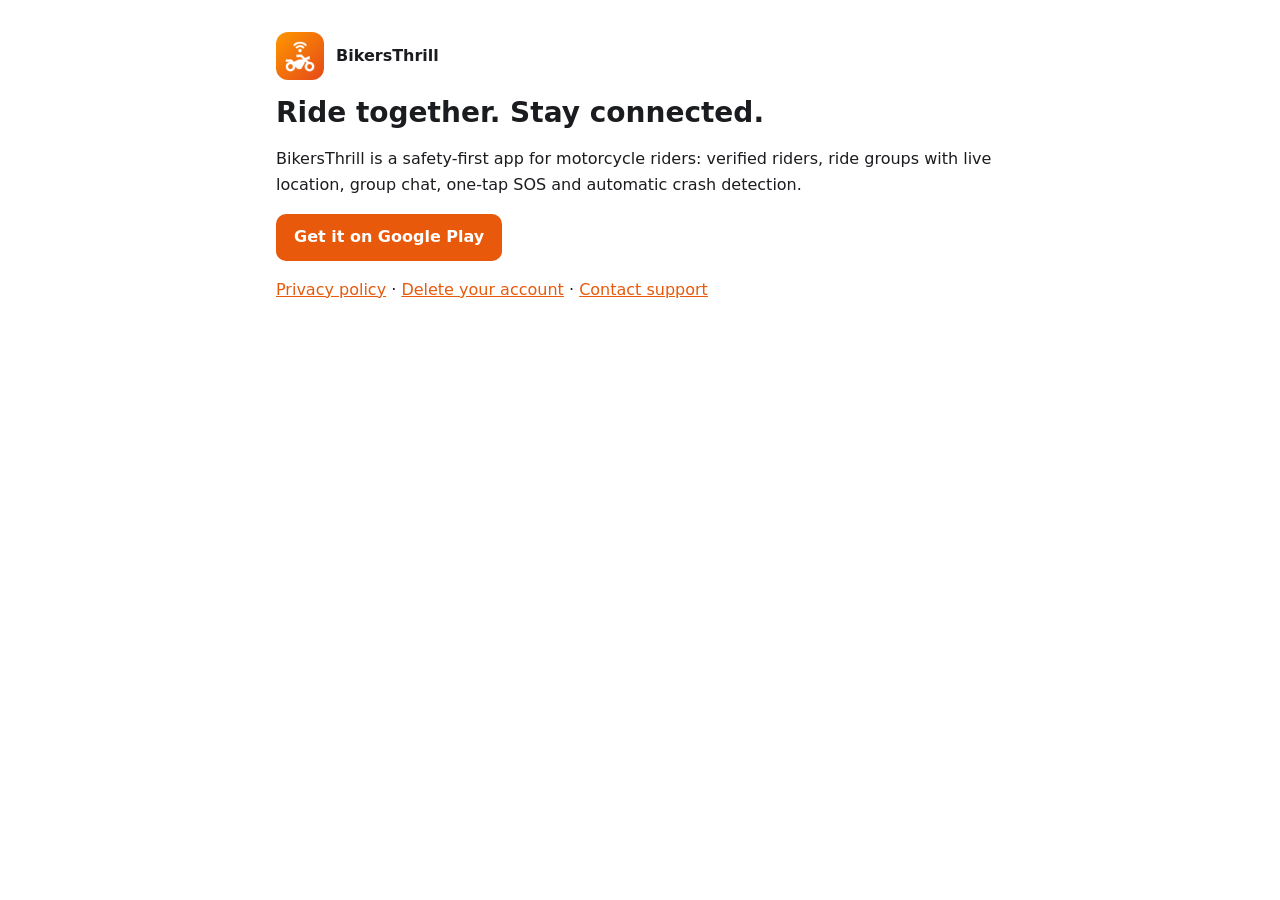
<file: docs/index.html>
<!doctype html><html lang="en"><head><meta charset="utf-8"><meta name="viewport" content="width=device-width,initial-scale=1">
<title>BikersThrill</title><meta name="description" content="BikersThrill – ride together, stay connected. Group rides, live location sharing, SOS and crash detection for bikers."><link rel="stylesheet" href="style.css"><link rel="icon" href="icon.png"></head>
<body><main><header><img src="icon.png" alt=""><strong>BikersThrill</strong></header>
<h1>Ride together. Stay connected.</h1>
<p>BikersThrill is a safety-first app for motorcycle riders: verified riders, ride groups with live location, group chat, one-tap SOS and automatic crash detection.</p>
<p><a class="btn" href="https://play.google.com/store/apps/details?id=com.satya.biker">Get it on Google Play</a></p>
<p><a href="privacy.html">Privacy policy</a> · <a href="delete-account.html">Delete your account</a> · <a href="mailto:support.satyadigital@gmail.com">Contact support</a></p>
</main></body></html>
</file>
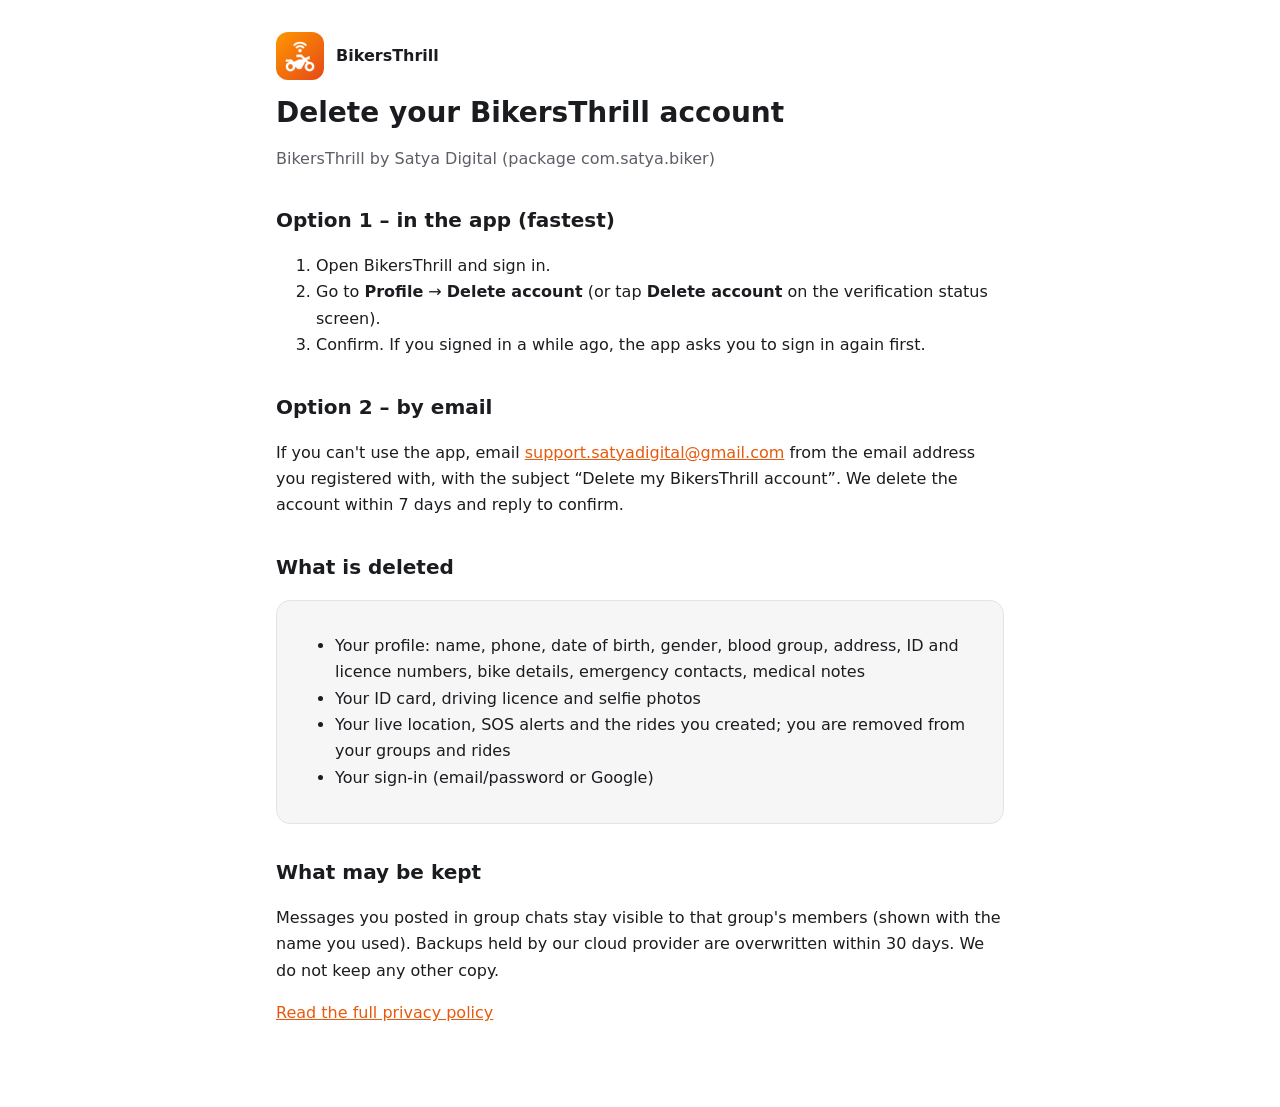
<file: docs/delete-account.html>
<!doctype html><html lang="en"><head><meta charset="utf-8"><meta name="viewport" content="width=device-width,initial-scale=1">
<title>Delete your BikersThrill account</title><link rel="stylesheet" href="style.css"><link rel="icon" href="icon.png"></head>
<body><main><header><img src="icon.png" alt=""><strong>BikersThrill</strong></header>
<h1>Delete your BikersThrill account</h1>
<p class="muted">BikersThrill by Satya Digital (package com.satya.biker)</p>
<h2>Option 1 – in the app (fastest)</h2>
<ol><li>Open BikersThrill and sign in.</li><li>Go to <b>Profile</b> → <b>Delete account</b> (or tap <b>Delete account</b> on the verification status screen).</li>
<li>Confirm. If you signed in a while ago, the app asks you to sign in again first.</li></ol>
<h2>Option 2 – by email</h2>
<p>If you can't use the app, email <a href="mailto:support.satyadigital@gmail.com?subject=Delete%20my%20BikersThrill%20account">support.satyadigital@gmail.com</a> from the email address you registered with, with the subject “Delete my BikersThrill account”. We delete the account within 7 days and reply to confirm.</p>
<h2>What is deleted</h2>
<div class="card"><ul>
<li>Your profile: name, phone, date of birth, gender, blood group, address, ID and licence numbers, bike details, emergency contacts, medical notes</li>
<li>Your ID card, driving licence and selfie photos</li>
<li>Your live location, SOS alerts and the rides you created; you are removed from your groups and rides</li>
<li>Your sign-in (email/password or Google)</li></ul></div>
<h2>What may be kept</h2>
<p>Messages you posted in group chats stay visible to that group's members (shown with the name you used). Backups held by our cloud provider are overwritten within 30 days. We do not keep any other copy.</p>
<p><a href="privacy.html">Read the full privacy policy</a></p>
</main></body></html>
</file>
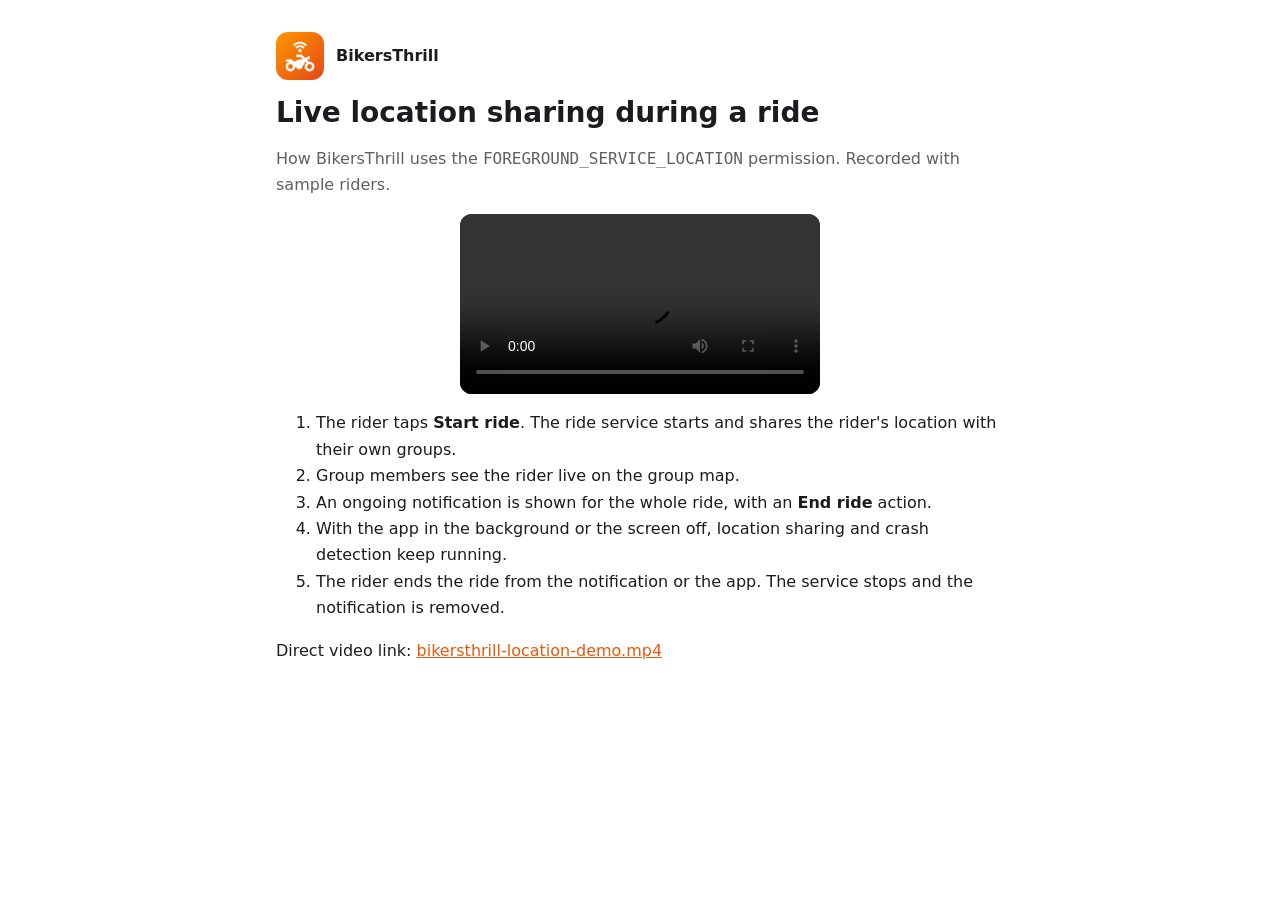
<file: docs/location-demo.html>
<!doctype html><html lang="en"><head><meta charset="utf-8"><meta name="viewport" content="width=device-width,initial-scale=1">
<title>BikersThrill Location Demo</title><link rel="stylesheet" href="style.css"><link rel="icon" href="icon.png"></head>
<body><main><header><img src="icon.png" alt=""><strong>BikersThrill</strong></header>
<h1>Live location sharing during a ride</h1>
<p class="muted">How BikersThrill uses the <code>FOREGROUND_SERVICE_LOCATION</code> permission. Recorded with sample riders.</p>
<video controls playsinline preload="metadata" style="width:100%;max-width:360px;display:block;margin:16px auto;border-radius:12px;background:#000" src="video/bikersthrill-location-demo.mp4"></video>
<ol>
<li>The rider taps <b>Start ride</b>. The ride service starts and shares the rider's location with their own groups.</li>
<li>Group members see the rider live on the group map.</li>
<li>An ongoing notification is shown for the whole ride, with an <b>End ride</b> action.</li>
<li>With the app in the background or the screen off, location sharing and crash detection keep running.</li>
<li>The rider ends the ride from the notification or the app. The service stops and the notification is removed.</li>
</ol>
<p>Direct video link: <a href="video/bikersthrill-location-demo.mp4">bikersthrill-location-demo.mp4</a></p>
</main></body></html>
</file>
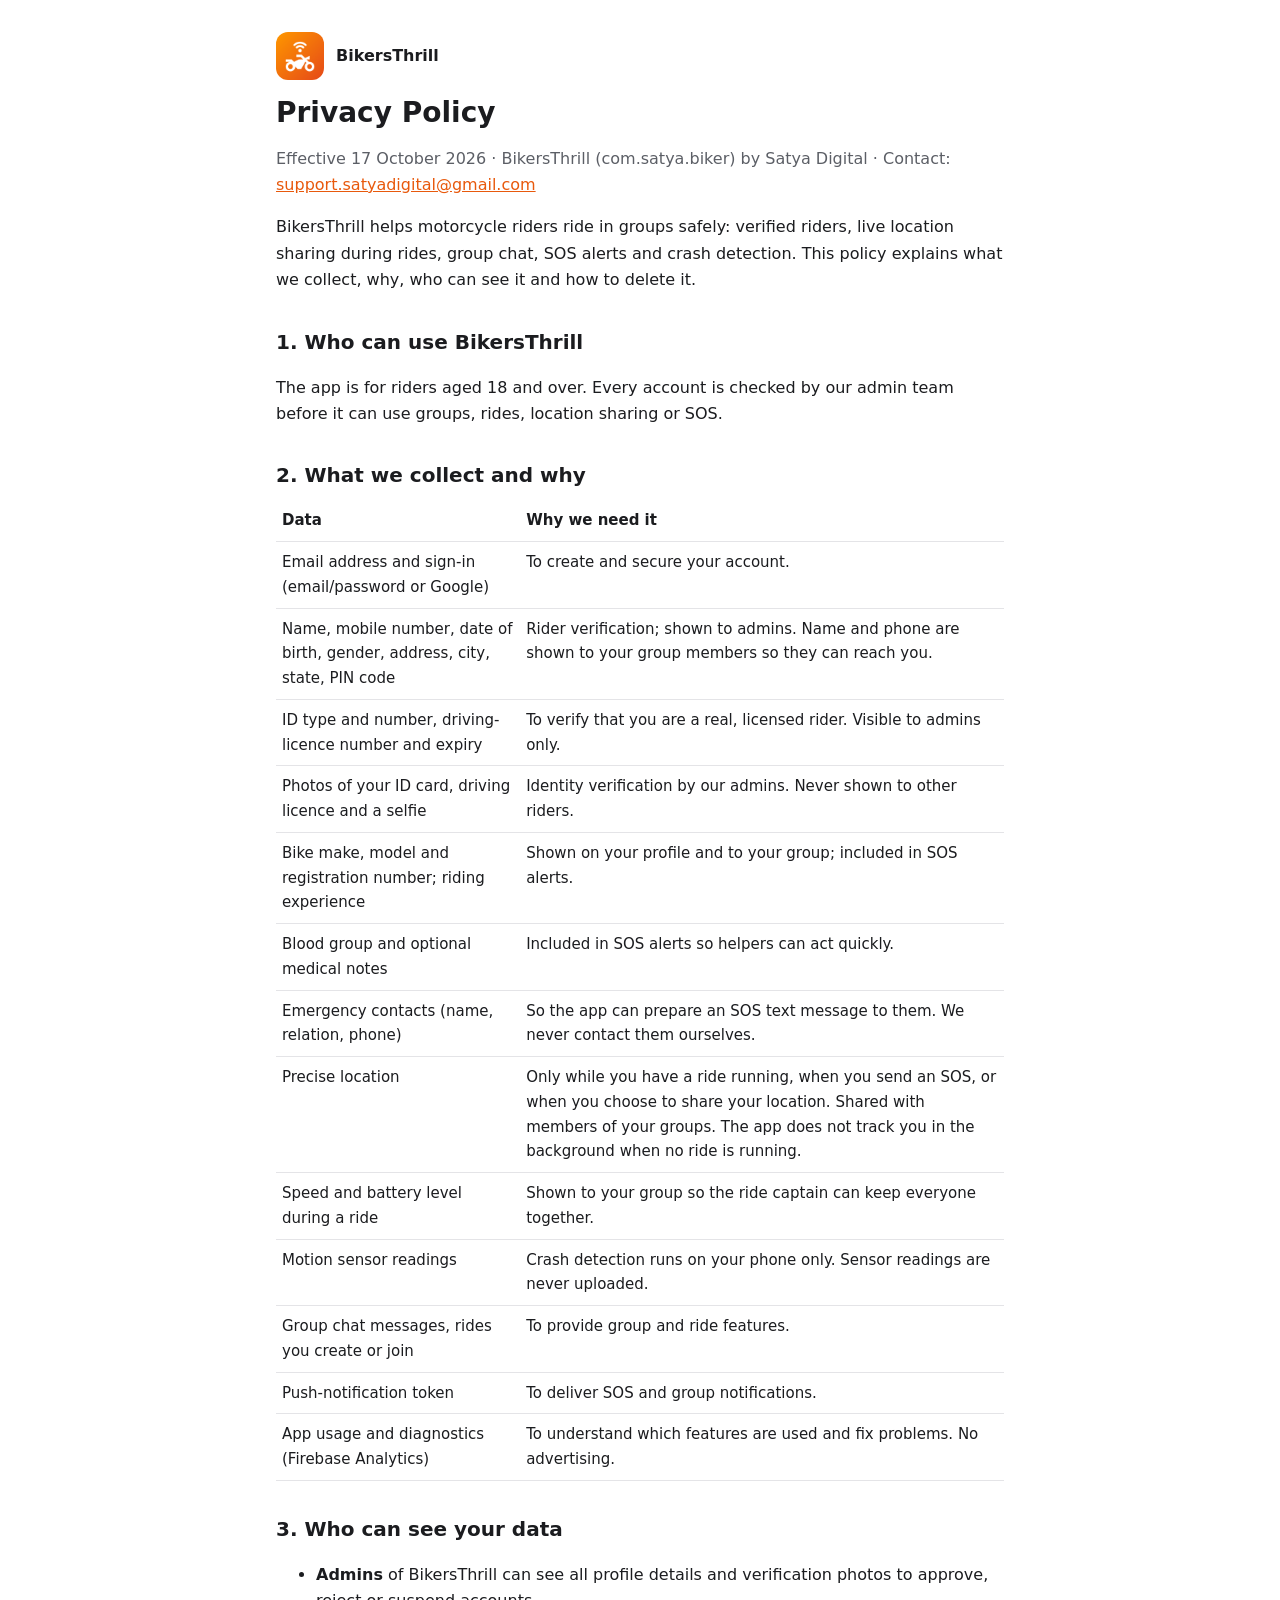
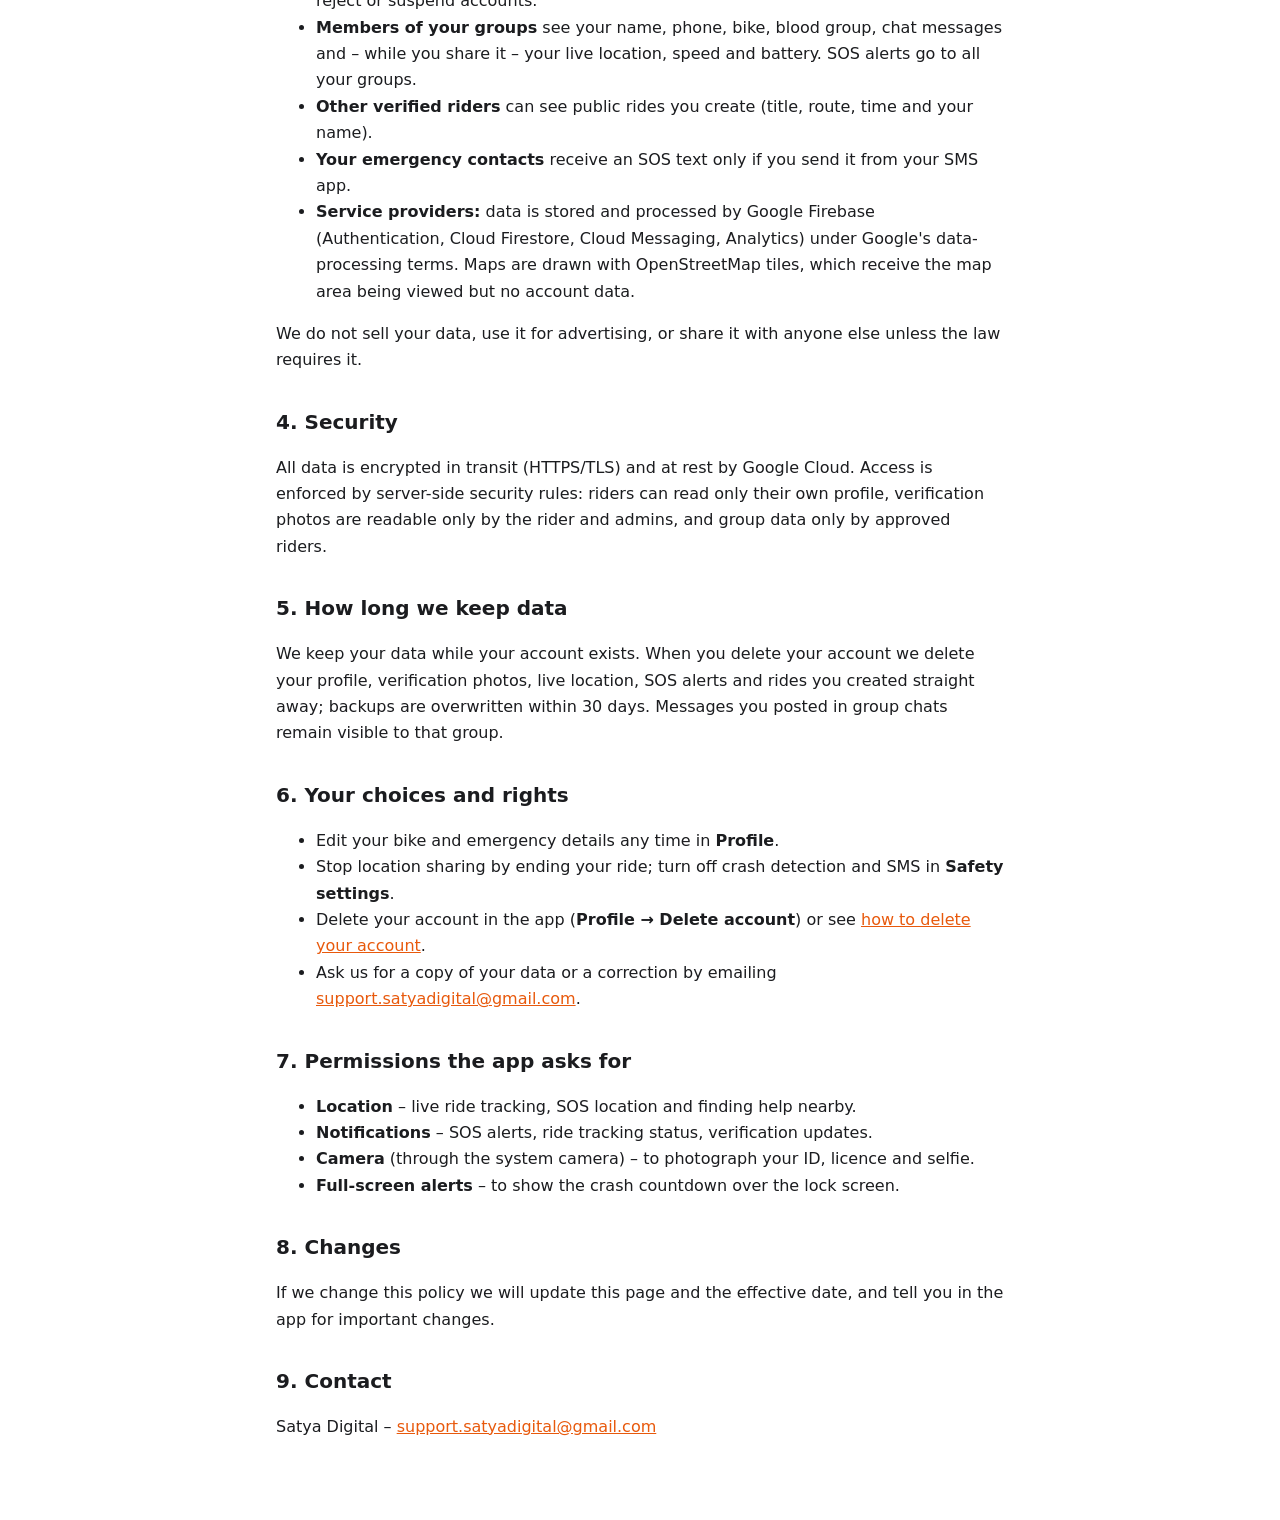
<file: docs/privacy.html>
<!doctype html><html lang="en"><head><meta charset="utf-8"><meta name="viewport" content="width=device-width,initial-scale=1">
<title>BikersThrill Privacy Policy</title><link rel="stylesheet" href="style.css"><link rel="icon" href="icon.png"></head>
<body><main><header><img src="icon.png" alt=""><strong>BikersThrill</strong></header>
<h1>Privacy Policy</h1>
<p class="muted">Effective 17 October 2026 · BikersThrill (com.satya.biker) by Satya Digital · Contact: <a href="mailto:support.satyadigital@gmail.com">support.satyadigital@gmail.com</a></p>

<p>BikersThrill helps motorcycle riders ride in groups safely: verified riders, live location sharing during rides, group chat, SOS alerts and crash detection. This policy explains what we collect, why, who can see it and how to delete it.</p>

<h2>1. Who can use BikersThrill</h2>
<p>The app is for riders aged 18 and over. Every account is checked by our admin team before it can use groups, rides, location sharing or SOS.</p>

<h2>2. What we collect and why</h2>
<table>
<tr><th>Data</th><th>Why we need it</th></tr>
<tr><td>Email address and sign-in (email/password or Google)</td><td>To create and secure your account.</td></tr>
<tr><td>Name, mobile number, date of birth, gender, address, city, state, PIN code</td><td>Rider verification; shown to admins. Name and phone are shown to your group members so they can reach you.</td></tr>
<tr><td>ID type and number, driving-licence number and expiry</td><td>To verify that you are a real, licensed rider. Visible to admins only.</td></tr>
<tr><td>Photos of your ID card, driving licence and a selfie</td><td>Identity verification by our admins. Never shown to other riders.</td></tr>
<tr><td>Bike make, model and registration number; riding experience</td><td>Shown on your profile and to your group; included in SOS alerts.</td></tr>
<tr><td>Blood group and optional medical notes</td><td>Included in SOS alerts so helpers can act quickly.</td></tr>
<tr><td>Emergency contacts (name, relation, phone)</td><td>So the app can prepare an SOS text message to them. We never contact them ourselves.</td></tr>
<tr><td>Precise location</td><td>Only while you have a ride running, when you send an SOS, or when you choose to share your location. Shared with members of your groups. The app does not track you in the background when no ride is running.</td></tr>
<tr><td>Speed and battery level during a ride</td><td>Shown to your group so the ride captain can keep everyone together.</td></tr>
<tr><td>Motion sensor readings</td><td>Crash detection runs on your phone only. Sensor readings are never uploaded.</td></tr>
<tr><td>Group chat messages, rides you create or join</td><td>To provide group and ride features.</td></tr>
<tr><td>Push-notification token</td><td>To deliver SOS and group notifications.</td></tr>
<tr><td>App usage and diagnostics (Firebase Analytics)</td><td>To understand which features are used and fix problems. No advertising.</td></tr>
</table>

<h2>3. Who can see your data</h2>
<ul>
<li><b>Admins</b> of BikersThrill can see all profile details and verification photos to approve, reject or suspend accounts.</li>
<li><b>Members of your groups</b> see your name, phone, bike, blood group, chat messages and – while you share it – your live location, speed and battery. SOS alerts go to all your groups.</li>
<li><b>Other verified riders</b> can see public rides you create (title, route, time and your name).</li>
<li><b>Your emergency contacts</b> receive an SOS text only if you send it from your SMS app.</li>
<li><b>Service providers:</b> data is stored and processed by Google Firebase (Authentication, Cloud Firestore, Cloud Messaging, Analytics) under Google's data-processing terms. Maps are drawn with OpenStreetMap tiles, which receive the map area being viewed but no account data.</li>
</ul>
<p>We do not sell your data, use it for advertising, or share it with anyone else unless the law requires it.</p>

<h2>4. Security</h2>
<p>All data is encrypted in transit (HTTPS/TLS) and at rest by Google Cloud. Access is enforced by server-side security rules: riders can read only their own profile, verification photos are readable only by the rider and admins, and group data only by approved riders.</p>

<h2>5. How long we keep data</h2>
<p>We keep your data while your account exists. When you delete your account we delete your profile, verification photos, live location, SOS alerts and rides you created straight away; backups are overwritten within 30 days. Messages you posted in group chats remain visible to that group.</p>

<h2>6. Your choices and rights</h2>
<ul>
<li>Edit your bike and emergency details any time in <b>Profile</b>.</li>
<li>Stop location sharing by ending your ride; turn off crash detection and SMS in <b>Safety settings</b>.</li>
<li>Delete your account in the app (<b>Profile → Delete account</b>) or see <a href="delete-account.html">how to delete your account</a>.</li>
<li>Ask us for a copy of your data or a correction by emailing <a href="mailto:support.satyadigital@gmail.com">support.satyadigital@gmail.com</a>.</li>
</ul>

<h2>7. Permissions the app asks for</h2>
<ul>
<li><b>Location</b> – live ride tracking, SOS location and finding help nearby.</li>
<li><b>Notifications</b> – SOS alerts, ride tracking status, verification updates.</li>
<li><b>Camera</b> (through the system camera) – to photograph your ID, licence and selfie.</li>
<li><b>Full-screen alerts</b> – to show the crash countdown over the lock screen.</li>
</ul>

<h2>8. Changes</h2>
<p>If we change this policy we will update this page and the effective date, and tell you in the app for important changes.</p>

<h2>9. Contact</h2>
<p>Satya Digital – <a href="mailto:support.satyadigital@gmail.com">support.satyadigital@gmail.com</a></p>
</main></body></html>
</file>
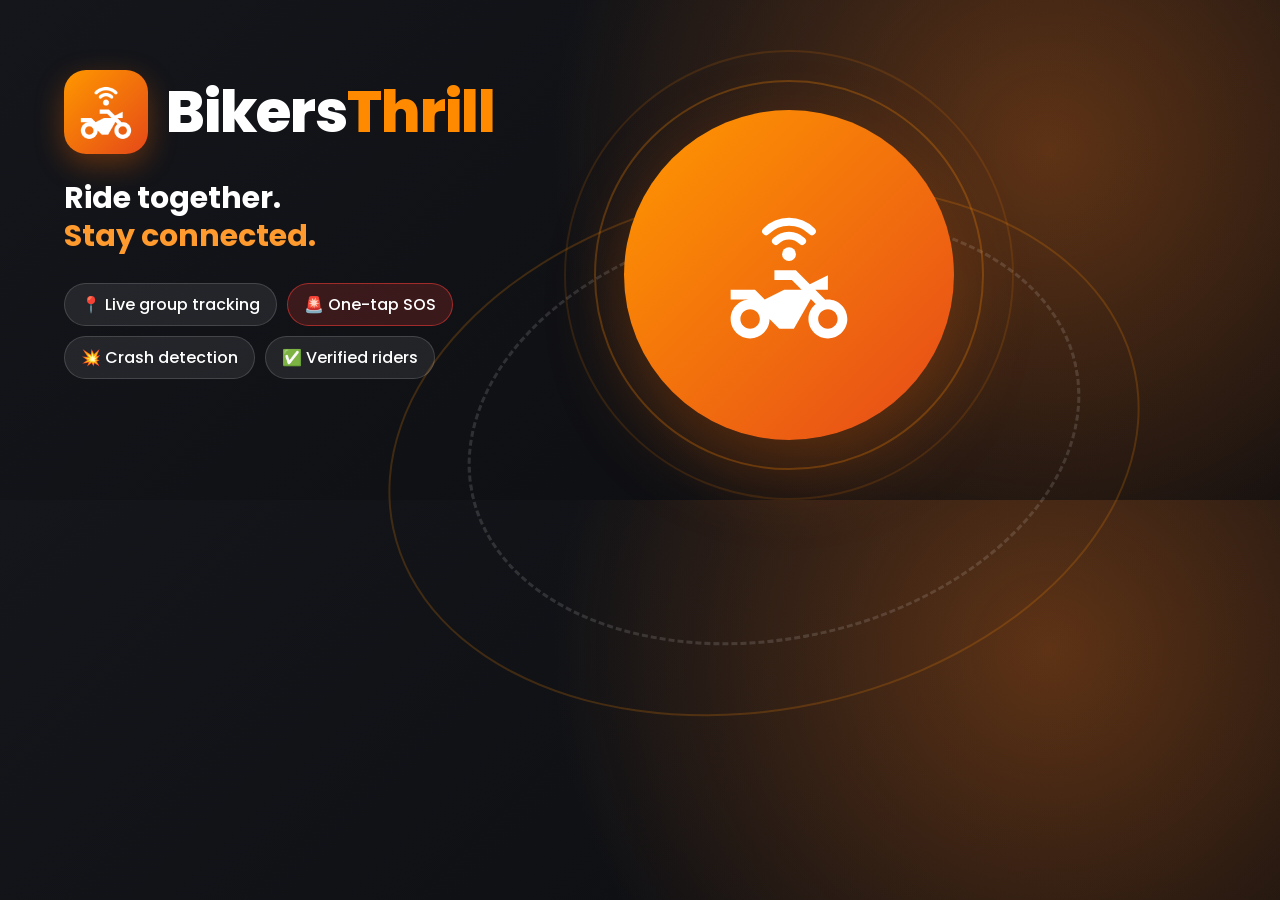
<file: store/src/feature.html>
<!doctype html><html><head><meta charset="utf-8">
<link href="https://fonts.googleapis.com/css2?family=Poppins:wght@500;700;800&display=block" rel="stylesheet">
<style>
*{box-sizing:border-box;margin:0}
body{width:1024px;height:500px;overflow:hidden;font-family:Poppins,sans-serif;color:#fff;
 background:radial-gradient(circle at 82% 30%,#ff7a1a55 0,#0000 45%),linear-gradient(135deg,#14161b 0%,#0b0c0f 100%);position:relative}
.road{position:absolute;right:-60px;bottom:-140px;width:620px;height:420px;border-radius:50%;border:3px dashed #ffffff22;transform:rotate(-12deg)}
.road2{position:absolute;right:-120px;bottom:-210px;width:760px;height:520px;border-radius:50%;border:2px solid #ff8a0033;transform:rotate(-12deg)}
.left{position:absolute;left:64px;top:70px;width:560px}
.logo{display:flex;align-items:center;gap:18px}
.logo img{width:84px;height:84px;border-radius:22px;box-shadow:0 10px 30px #ff6d0055}
h1{font-size:58px;font-weight:800;letter-spacing:-1px;line-height:1}
h1 span{color:#ff8a00}
.tag{margin-top:26px;font-size:30px;font-weight:700;line-height:1.25}
.tag em{font-style:normal;color:#ff9a2e}
.chips{margin-top:28px;display:flex;flex-wrap:wrap;gap:10px}
.chip{font-size:16px;font-weight:500;padding:8px 16px;border-radius:999px;background:#ffffff14;border:1px solid #ffffff26}
.chip.sos{background:#e5393533;border-color:#e5393599}
.bike{position:absolute;right:70px;top:110px;width:330px;height:330px;border-radius:50%;
 background:linear-gradient(135deg,#ff9800,#e64a19);display:flex;align-items:center;justify-content:center;box-shadow:0 30px 80px #ff6d0044}
.ring{position:absolute;border-radius:50%;border:2px solid #ff8a0044}
</style></head><body>
<div class="road2"></div><div class="road"></div>
<div class="ring" style="right:40px;top:80px;width:390px;height:390px"></div>
<div class="ring" style="right:10px;top:50px;width:450px;height:450px;border-color:#ff8a0022"></div>
<div class="bike"><svg viewBox="0 0 108 108" width="250" height="250">
 <circle cx="54" cy="45" r="3" fill="#fff"/>
 <path d="M48.34,39.34 A8,8 0 0,1 59.66,39.34" stroke="#fff" stroke-width="3.4" stroke-linecap="round" fill="none"/>
 <path d="M44.10,35.10 A14,14 0 0,1 63.90,35.10" stroke="#fff" stroke-width="3.4" stroke-linecap="round" fill="none"/>
 <g transform="translate(28.8 41.5) scale(2.1)"><path fill="#fff" d="M20 11c-.18 0-.36.03-.53.05L17.41 9H20V6l-3.72 1.86L13.41 5H9v2h3.59l2 2H11l-4 2-2-2H0v2h4c-2.21 0-4 1.79-4 4s1.79 4 4 4 4-1.79 4-4l2 2h3l3.49-6.1 1.01 1.01c-.91.73-1.5 1.84-1.5 3.09 0 2.21 1.79 4 4 4s4-1.79 4-4-1.79-4-4-4zM4 17c-1.1 0-2-.9-2-2s.9-2 2-2 2 .9 2 2-.9 2-2 2zm16 0c-1.1 0-2-.9-2-2s.9-2 2-2 2 .9 2 2-.9 2-2 2z"/></g></svg></div>
<div class="left">
 <div class="logo"><img src="../graphics/play-icon-512.png"><h1>Bikers<span>Thrill</span></h1></div>
 <div class="tag">Ride together.<br><em>Stay connected.</em></div>
 <div class="chips"><div class="chip">📍 Live group tracking</div><div class="chip sos">🚨 One-tap SOS</div>
 <div class="chip">💥 Crash detection</div><div class="chip">✅ Verified riders</div></div>
</div></body></html>
</file>
<file: docs/style.css>
:root{--bg:#fff;--fg:#1b1c1f;--muted:#5c5f66;--brand:#e8590c;--card:#f6f6f7;--line:#e4e4e7}
@media (prefers-color-scheme:dark){:root{--bg:#0e0f12;--fg:#ececf0;--muted:#a2a5ad;--brand:#ff8a00;--card:#17191e;--line:#2a2d33}}
*{box-sizing:border-box}body{margin:0;background:var(--bg);color:var(--fg);font:16px/1.65 system-ui,-apple-system,"Segoe UI",Roboto,sans-serif}
main{max-width:760px;margin:0 auto;padding:32px 16px 64px}header{display:flex;align-items:center;gap:12px;margin-bottom:8px}
header img{width:48px;height:48px;border-radius:12px}h1{font-size:28px;line-height:1.2;margin:16px 0 4px}h2{font-size:20px;margin:32px 0 8px}
a{color:var(--brand)}.muted{color:var(--muted)}.card{background:var(--card);border:1px solid var(--line);border-radius:14px;padding:16px 18px;margin:16px 0}
table{width:100%;border-collapse:collapse;font-size:15px}td,th{border-bottom:1px solid var(--line);padding:8px 6px;text-align:left;vertical-align:top}
.btn{display:inline-block;background:var(--brand);color:#fff;text-decoration:none;padding:10px 18px;border-radius:10px;font-weight:600}
</file>
